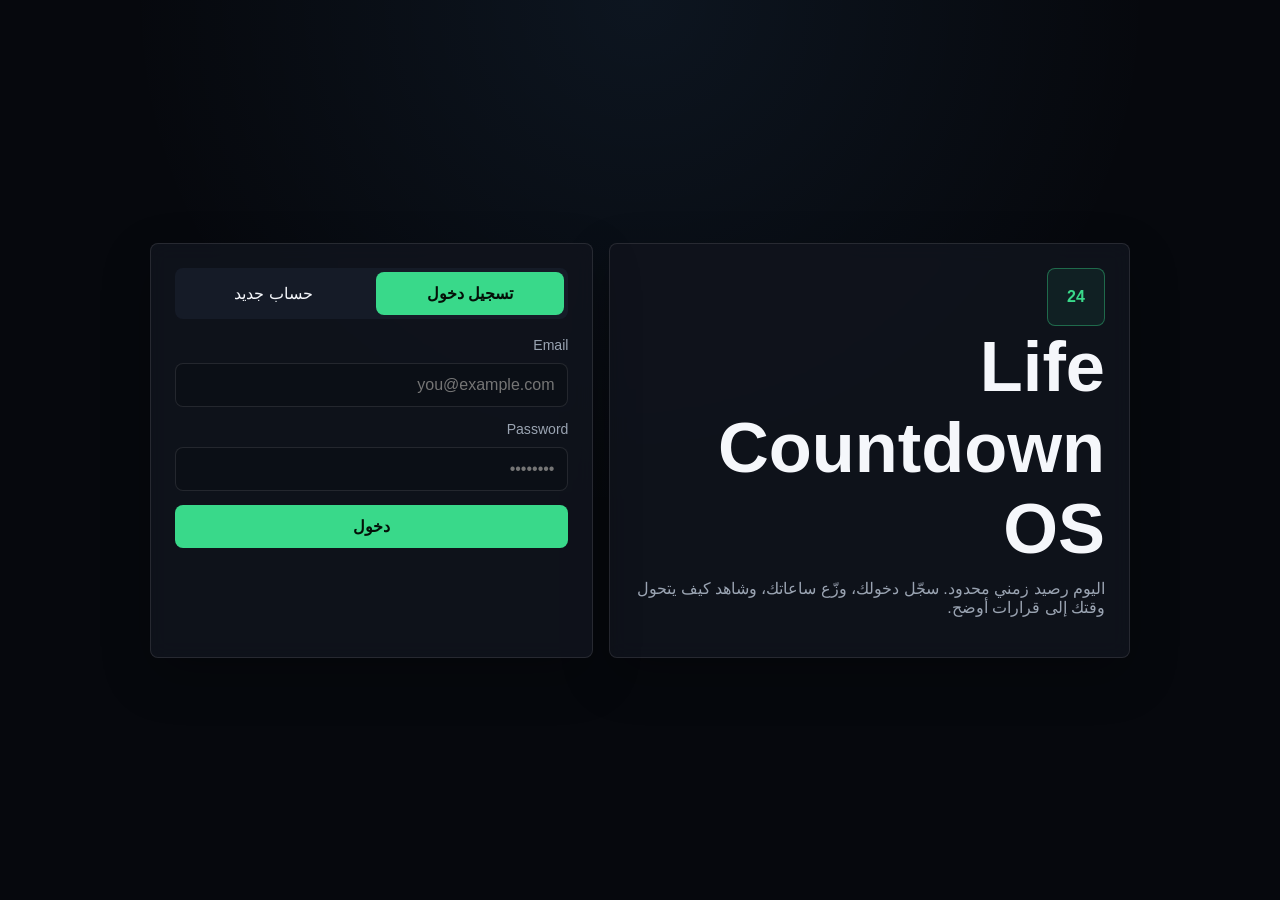
<file: docs/index.html>
<!DOCTYPE html>
<html lang="ar" dir="rtl">
<head>
  <meta charset="UTF-8">
  <meta name="viewport" content="width=device-width, initial-scale=1.0">
  <title>Life Countdown OS</title>
  <link rel="stylesheet" href="styles.css">
</head>
<body class="auth-page">
  <main class="auth-shell">
    <section class="brand-panel">
      <div class="logo-mark">24</div>
      <h1>Life Countdown OS</h1>
      <p>اليوم رصيد زمني محدود. سجّل دخولك، وزّع ساعاتك، وشاهد كيف يتحول وقتك إلى قرارات أوضح.</p>
    </section>

    <section class="auth-card" aria-label="تسجيل الدخول أو إنشاء حساب">
      <div class="tabs" role="tablist">
        <button class="tab-button active" id="loginTab" type="button" role="tab" aria-selected="true">تسجيل دخول</button>
        <button class="tab-button" id="registerTab" type="button" role="tab" aria-selected="false">حساب جديد</button>
      </div>

      <form id="authForm" class="auth-form">
        <div class="field hidden" id="nameField">
          <label for="name">الاسم</label>
          <input id="name" name="name" type="text" autocomplete="name" placeholder="اسمك">
        </div>

        <div class="field">
          <label for="email">Email</label>
          <input id="email" name="email" type="email" autocomplete="email" placeholder="you@example.com" required>
        </div>

        <div class="field">
          <label for="password">Password</label>
          <input id="password" name="password" type="password" autocomplete="current-password" placeholder="••••••••" required>
        </div>

        <button class="primary-button full" id="submitButton" type="submit">دخول</button>
        <p class="form-message" id="authMessage" aria-live="polite"></p>
      </form>
    </section>
  </main>

  <script src="auth.js"></script>
</body>
</html>
</file>
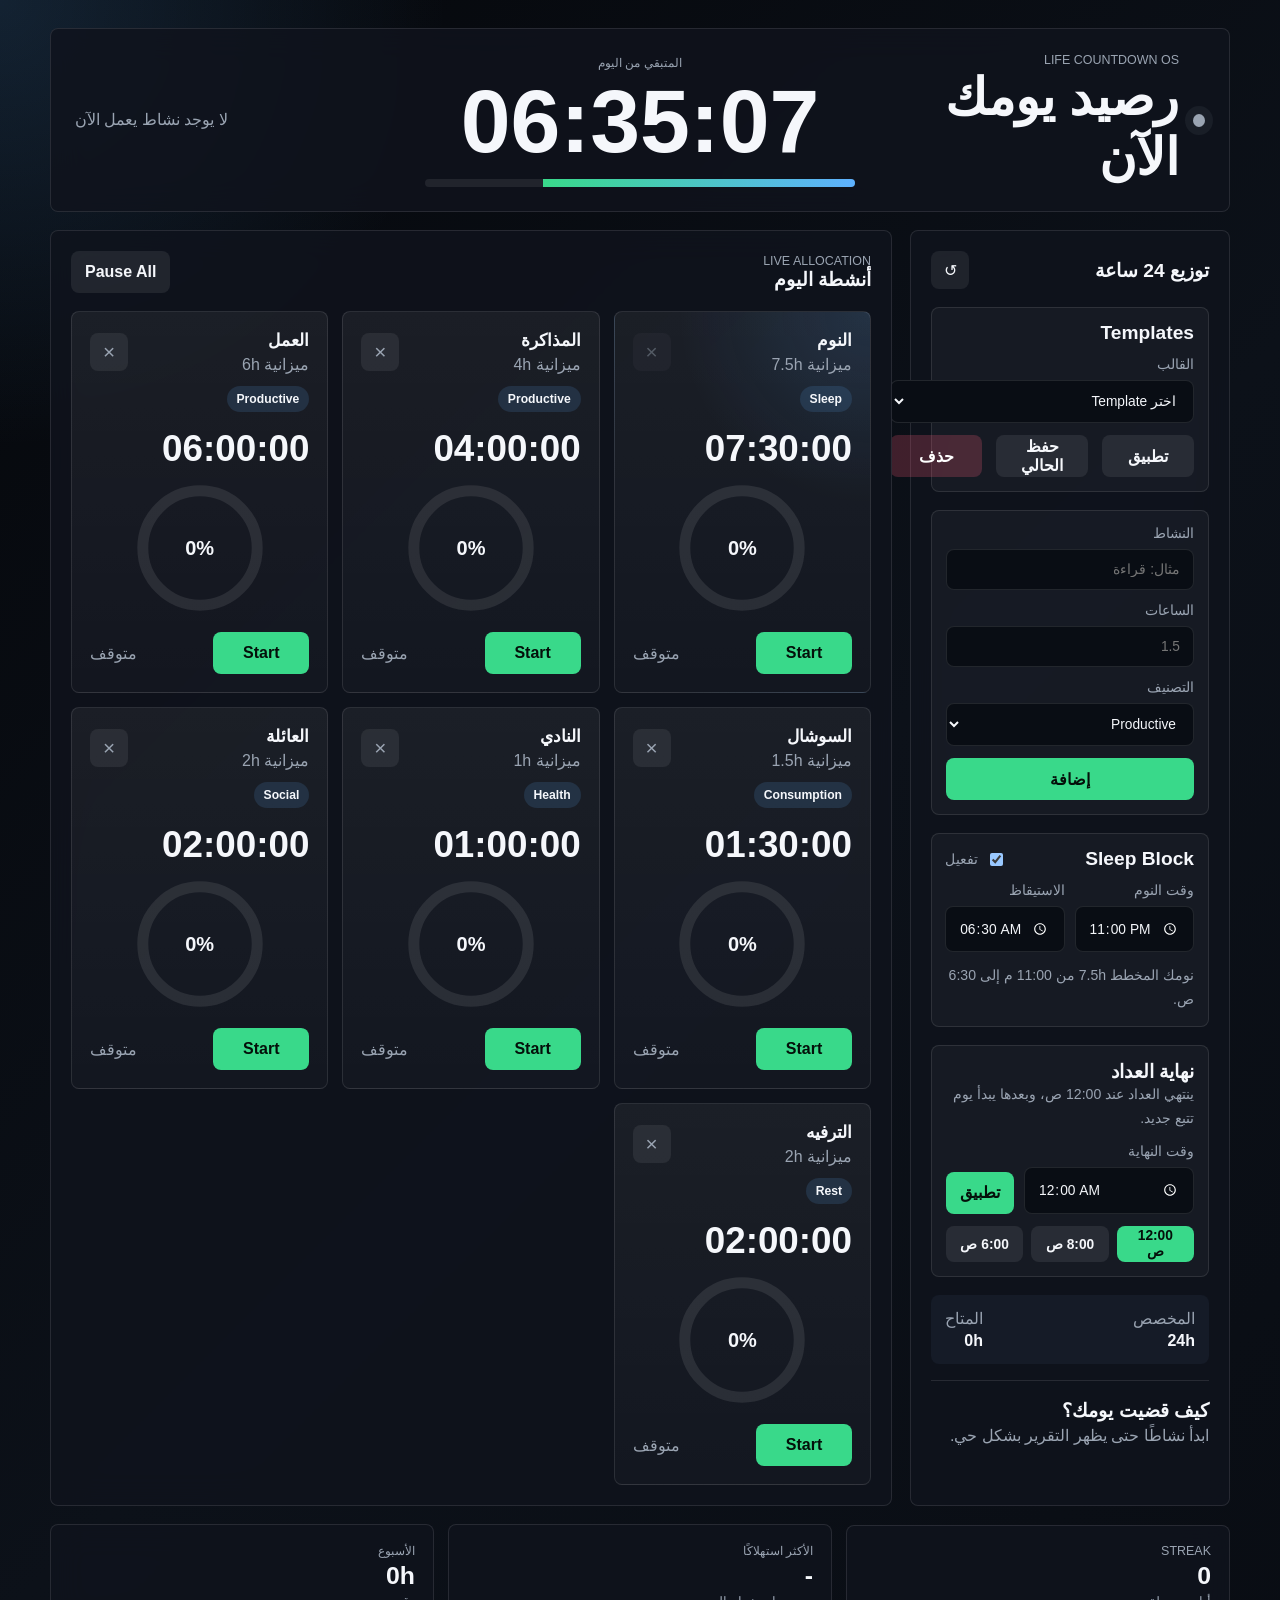
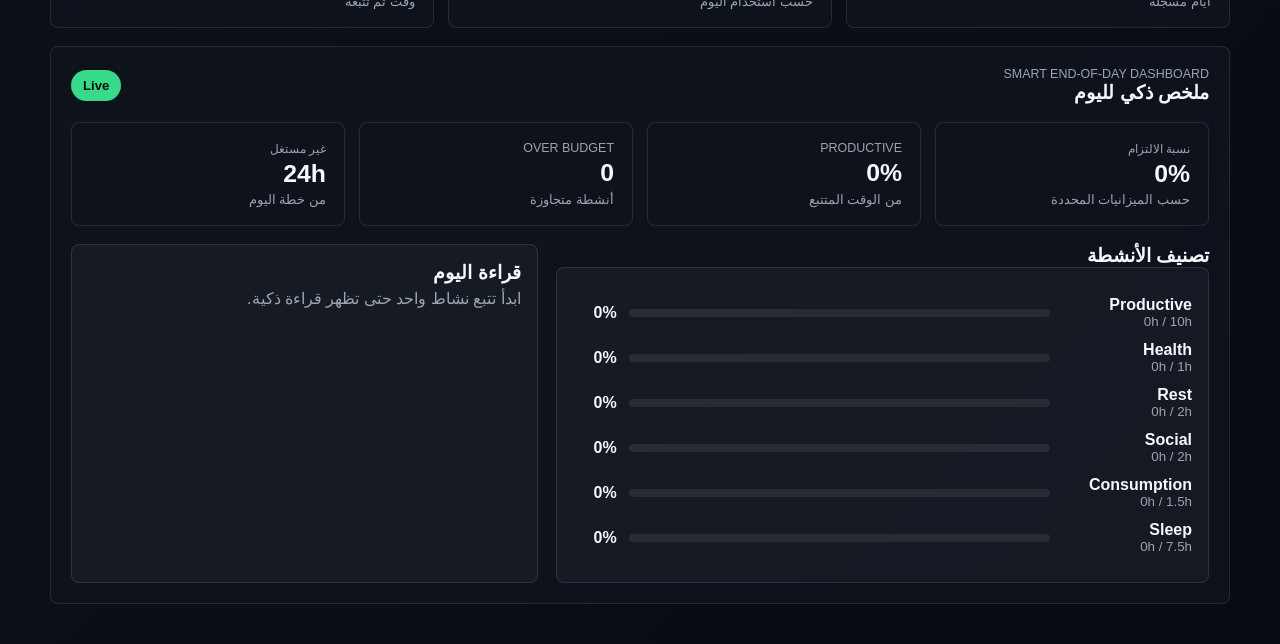
<file: versions/اختبار 2/index.html>
<!doctype html>
<html lang="ar" dir="rtl">
  <head>
    <meta charset="UTF-8" />
    <meta name="viewport" content="width=device-width, initial-scale=1.0" />
    <title>Life Countdown / Time Allocation OS</title>
    <link rel="stylesheet" href="styles.css" />
  </head>
  <body>
    <main class="app-shell">
      <section class="top-panel" aria-label="ملخص اليوم">
        <div class="brand">
          <span class="status-dot" id="statusDot"></span>
          <div>
            <p class="eyebrow">Life Countdown OS</p>
            <h1>رصيد يومك الآن</h1>
          </div>
        </div>

        <div class="day-countdown">
          <span class="label">المتبقي من اليوم</span>
          <strong id="dayCountdown">00:00:00</strong>
          <div class="day-progress" aria-hidden="true">
            <span id="dayProgress"></span>
          </div>
        </div>

        <div class="live-activity" id="liveActivity">
          لا يوجد نشاط يعمل الآن
        </div>
      </section>

      <section class="dashboard-grid">
        <aside class="control-panel" aria-label="إعدادات الأنشطة">
          <div class="panel-heading">
            <h2>توزيع 24 ساعة</h2>
            <button class="icon-button" id="resetDayButton" title="إعادة ضبط اليوم" aria-label="إعادة ضبط اليوم">
              ↺
            </button>
          </div>

          <div class="template-panel">
            <h2>Templates</h2>
            <label>
              القالب
              <select id="templateSelect">
                <option value="">اختر Template</option>
              </select>
            </label>
            <div class="template-actions">
              <button type="button" id="applyTemplateButton" class="secondary-button">تطبيق</button>
              <button type="button" id="saveTemplateButton" class="secondary-button">حفظ الحالي</button>
              <button type="button" id="deleteTemplateButton" class="secondary-button danger-button">حذف</button>
            </div>
          </div>

          <form id="activityForm" class="activity-form">
            <label>
              النشاط
              <input id="activityName" type="text" maxlength="22" placeholder="مثال: قراءة" required />
            </label>
            <label>
              الساعات
              <input id="activityHours" type="number" min="0.25" max="24" step="0.25" placeholder="1.5" required />
            </label>
            <label>
              التصنيف
              <select id="activityCategory" required>
                <option value="productive">Productive</option>
                <option value="health">Health</option>
                <option value="rest">Rest</option>
                <option value="social">Social</option>
                <option value="consumption">Consumption</option>
                <option value="sleep">Sleep</option>
              </select>
            </label>
            <button type="submit">إضافة</button>
          </form>

          <div class="sleep-panel">
            <div class="panel-heading">
              <h2>Sleep Block</h2>
              <label class="switch-row">
                <input id="sleepEnabled" type="checkbox" />
                <span>تفعيل</span>
              </label>
            </div>

            <div class="sleep-grid">
              <label>
                وقت النوم
                <input id="sleepStart" type="time" value="23:00" />
              </label>
              <label>
                الاستيقاظ
                <input id="sleepEnd" type="time" value="07:00" />
              </label>
            </div>

            <p id="sleepSummary">Sleep Block غير مفعل.</p>
          </div>

          <div class="countdown-settings">
            <div>
              <h2>نهاية العداد</h2>
              <p id="resetCycleInfo">ينتهي العداد عند 12:00 صباحًا.</p>
            </div>

            <form id="countdownEndTimeForm" class="time-form">
              <label>
                وقت النهاية
                <input id="countdownEndTime" type="time" value="00:00" required />
              </label>
              <button type="submit">تطبيق</button>
            </form>

            <div class="quick-times" aria-label="اختصارات وقت نهاية العداد">
              <button type="button" data-end-time="00:00">12:00 ص</button>
              <button type="button" data-end-time="08:00">8:00 ص</button>
              <button type="button" data-end-time="06:00">6:00 ص</button>
            </div>
          </div>

          <div class="allocation-summary">
            <div>
              <span>المخصص</span>
              <strong id="allocatedHours">0h</strong>
            </div>
            <div>
              <span>المتاح</span>
              <strong id="freeHours">24h</strong>
            </div>
          </div>

          <div class="report-box">
            <h2>كيف قضيت يومك؟</h2>
            <p id="dailyReport">ابدأ نشاطًا حتى يظهر التقرير بشكل حي.</p>
          </div>
        </aside>

        <section class="activities-area" aria-label="الأنشطة اليومية">
          <div class="toolbar">
            <div>
              <p class="eyebrow">Live Allocation</p>
              <h2>أنشطة اليوم</h2>
            </div>
            <button id="pauseAllButton" class="secondary-button">Pause All</button>
          </div>
          <div class="activity-list" id="activityList"></div>
        </section>
      </section>

      <section class="insights">
        <div>
          <span class="metric-label">Streak</span>
          <strong id="streakValue">0</strong>
          <small>أيام مسجلة</small>
        </div>
        <div>
          <span class="metric-label">الأكثر استهلاكًا</span>
          <strong id="topActivity">-</strong>
          <small>حسب استخدام اليوم</small>
        </div>
        <div>
          <span class="metric-label">الأسبوع</span>
          <strong id="weeklyTotal">0h</strong>
          <small>وقت تم تتبعه</small>
        </div>
      </section>

      <section class="smart-dashboard" aria-label="Dashboard ذكي آخر اليوم">
        <div class="dashboard-heading">
          <div>
            <p class="eyebrow">Smart End-of-Day Dashboard</p>
            <h2>ملخص ذكي لليوم</h2>
          </div>
          <span id="dashboardStatus">Live</span>
        </div>

        <div class="smart-grid">
          <div>
            <span class="metric-label">نسبة الالتزام</span>
            <strong id="adherenceValue">0%</strong>
            <small>حسب الميزانيات المحددة</small>
          </div>
          <div>
            <span class="metric-label">Productive</span>
            <strong id="productiveValue">0%</strong>
            <small>من الوقت المتتبع</small>
          </div>
          <div>
            <span class="metric-label">Over Budget</span>
            <strong id="overBudgetValue">0</strong>
            <small>أنشطة متجاوزة</small>
          </div>
          <div>
            <span class="metric-label">غير مستغل</span>
            <strong id="unusedValue">0h</strong>
            <small>من خطة اليوم</small>
          </div>
        </div>

        <div class="category-dashboard">
          <div>
            <h2>تصنيف الأنشطة</h2>
            <div id="categoryBreakdown" class="category-list"></div>
          </div>
          <div class="recommendation-box">
            <h2>قراءة اليوم</h2>
            <p id="smartRecommendation">ابدأ تتبع نشاط واحد حتى تظهر قراءة ذكية.</p>
          </div>
        </div>
      </section>
    </main>

    <template id="activityTemplate">
      <article class="activity-card">
        <div class="card-head">
          <div>
            <h3></h3>
            <span class="budget"></span>
          </div>
          <button class="delete-button" title="حذف النشاط" aria-label="حذف النشاط">×</button>
        </div>

        <span class="category-badge"></span>

        <div class="time-left">00:00:00</div>

        <div class="progress-ring" aria-hidden="true">
          <svg viewBox="0 0 120 120">
            <circle class="track" cx="60" cy="60" r="52"></circle>
            <circle class="fill" cx="60" cy="60" r="52"></circle>
          </svg>
          <span class="percent">0%</span>
        </div>

        <div class="card-actions">
          <button class="start-button">Start</button>
          <span class="state-label">متوقف</span>
        </div>
      </article>
    </template>

    <script src="app.js"></script>
  </body>
</html>
</file>
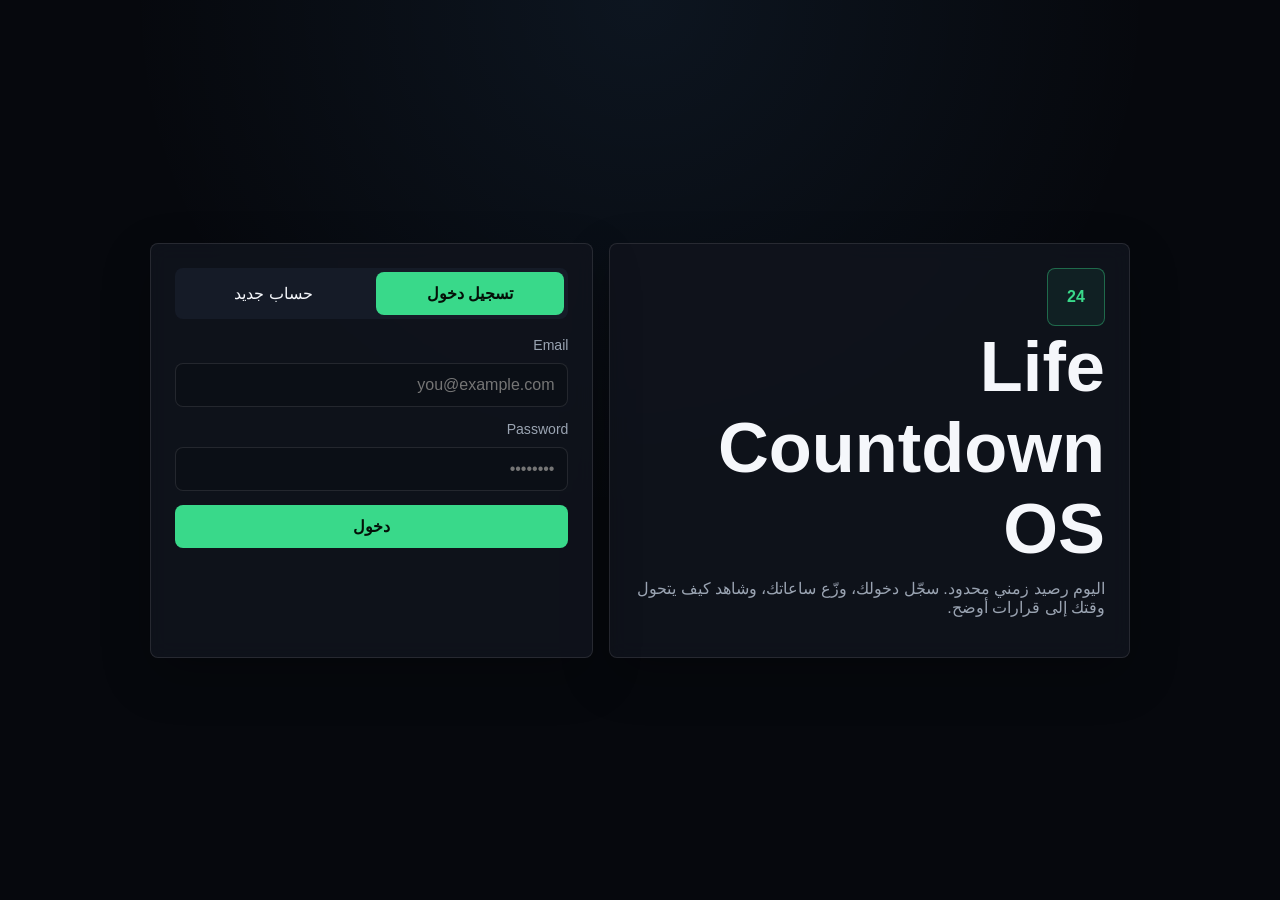
<file: docs/dashboard.html>
<!DOCTYPE html>
<html lang="ar" dir="rtl">
<head>
  <meta charset="UTF-8">
  <meta name="viewport" content="width=device-width, initial-scale=1.0">
  <title>Dashboard | Life Countdown OS</title>
  <link rel="stylesheet" href="styles.css">
</head>
<body>
  <header class="topbar">
    <div>
      <p class="eyebrow">Life Countdown OS</p>
      <h1>لوحة اليوم</h1>
    </div>
    <div class="account-box">
      <div>
        <strong id="userName">...</strong>
        <span id="userEmail">...</span>
      </div>
      <button class="ghost-button" id="hardResetButton" type="button">إعادة ضبط</button>
      <button class="danger-button" id="logoutButton" type="button">Logout</button>
    </div>
  </header>

  <main class="dashboard">
    <section class="hero-counter panel">
      <div>
        <p class="eyebrow">المتبقي من اليوم</p>
        <div class="countdown" id="timeRemaining">00:00:00</div>
        <p class="muted">النشاط الحالي: <strong id="currentActivity">متوقف</strong></p>
      </div>
      <div class="day-progress-wrap">
        <div class="day-progress">
          <span id="dayProgressBar"></span>
        </div>
        <div class="progress-meta">
          <span id="cycleStartLabel">--:--</span>
          <span id="dayProgressLabel">0%</span>
          <span id="cycleEndLabel">--:--</span>
        </div>
      </div>
    </section>

    <section class="control-grid">
      <div class="panel">
        <div class="section-head">
          <h2>Templates</h2>
          <button class="ghost-button compact" id="saveTemplateButton" type="button">حفظ الحالي</button>
        </div>
        <div class="template-row">
          <select id="templateSelect" aria-label="اختيار Template"></select>
          <button class="primary-button" id="applyTemplateButton" type="button">تطبيق</button>
          <button class="danger-button" id="deleteTemplateButton" type="button">حذف</button>
        </div>
      </div>

      <div class="panel">
        <div class="section-head">
          <h2>إضافة نشاط</h2>
        </div>
        <form class="add-form" id="addActivityForm">
          <input id="activityName" type="text" placeholder="اسم النشاط" required>
          <select id="activityCategory" aria-label="التصنيف">
            <option value="productive">productive</option>
            <option value="consumption">consumption</option>
            <option value="health">health</option>
            <option value="social">social</option>
            <option value="rest">rest</option>
            <option value="sleep">sleep</option>
          </select>
          <input id="activityBudget" type="number" min="0.25" step="0.25" placeholder="ساعات" required>
          <button class="primary-button" type="submit">إضافة</button>
        </form>
      </div>

      <div class="panel">
        <div class="section-head">
          <h2>Sleep Block</h2>
          <label class="switch">
            <input id="sleepEnabled" type="checkbox">
            <span></span>
          </label>
        </div>
        <div class="sleep-grid">
          <label>وقت النوم <input id="sleepStart" type="time"></label>
          <label>الاستيقاظ <input id="sleepEnd" type="time"></label>
        </div>
      </div>

      <div class="panel">
        <div class="section-head">
          <h2>نهاية العداد</h2>
        </div>
        <div class="template-row">
          <select id="countdownPreset" aria-label="نهاية اليوم">
            <option value="00:00">00:00</option>
            <option value="06:00">06:00</option>
            <option value="08:00">08:00</option>
            <option value="custom">مخصص</option>
          </select>
          <input id="countdownEndTime" type="time">
        </div>
      </div>

      <div class="panel">
        <div class="section-head">
          <h2>ملخص المخصص والمتاح</h2>
          <button class="ghost-button compact" id="resetTodayButton" type="button">إعادة ضبط اليوم</button>
        </div>
        <div class="stats-line">
          <span>المخصص <strong id="budgetTotal">0h</strong></span>
          <span>المتاح <strong id="budgetAvailable">0h</strong></span>
          <span>المستخدم <strong id="usedTotal">0h</strong></span>
        </div>
      </div>

      <div class="panel">
        <div class="section-head">
          <h2>كيف قضيت يومك؟</h2>
          <button class="warning-button compact" id="pauseAllButton" type="button">Pause All</button>
        </div>
        <p id="quickReport" class="quick-report">ابدأ نشاطًا لترى التقرير.</p>
      </div>
    </section>

    <section class="activity-section">
      <div class="section-head">
        <h2>الأنشطة</h2>
        <p class="muted" id="activityCount">0 نشاط</p>
      </div>
      <div class="activities-grid" id="activitiesGrid"></div>
    </section>

    <section class="mini-indicators">
      <div class="panel metric"><span>Streak</span><strong id="streakValue">0</strong></div>
      <div class="panel metric"><span>الأكثر استهلاكًا</span><strong id="topActivity">-</strong></div>
      <div class="panel metric"><span>الأسبوع</span><strong id="weekSummary">0h</strong></div>
    </section>

    <section class="analysis panel">
      <div class="section-head">
        <h2>تحليل اليوم</h2>
        <div class="score-pill"><span>Score</span><strong id="scoreValue">0</strong></div>
      </div>
      <div class="analysis-grid" id="analysisGrid"></div>
      <div class="advice-box">
        <h3>قراءة سريعة</h3>
        <ul id="adviceList"></ul>
      </div>
    </section>
  </main>

  <div class="toast" id="toast" aria-live="polite"></div>
  <script src="app.js"></script>
</body>
</html>
</file>
<file: docs/styles.css>
:root {
  --bg: #06080d;
  --panel: #10141d;
  --panel-soft: #151b27;
  --line: rgba(255, 255, 255, 0.1);
  --text: #f5f7fb;
  --muted: #9aa4b2;
  --accent: #39d98a;
  --accent-2: #5eb1ff;
  --danger: #ff5c7a;
  --warning: #ffcc66;
  --radius: 8px;
}

* {
  box-sizing: border-box;
}

body {
  margin: 0;
  min-height: 100vh;
  background: radial-gradient(circle at top, rgba(94, 177, 255, 0.08), transparent 32rem), var(--bg);
  color: var(--text);
  font-family: Tahoma, Arial, sans-serif;
}

button,
input,
select {
  font: inherit;
}

button {
  cursor: pointer;
}

.auth-page {
  display: grid;
  place-items: center;
  padding: 24px;
}

.auth-shell {
  width: min(980px, 100%);
  display: grid;
  grid-template-columns: 1fr;
  gap: 16px;
}

.brand-panel,
.auth-card,
.panel,
.activity-card {
  border: 1px solid var(--line);
  background: rgba(16, 20, 29, 0.88);
  border-radius: var(--radius);
  backdrop-filter: blur(10px);
  box-shadow: 0 18px 50px rgba(0, 0, 0, 0.24);
}

.brand-panel,
.auth-card {
  padding: 24px;
}

.logo-mark {
  width: 58px;
  height: 58px;
  display: grid;
  place-items: center;
  border: 1px solid rgba(57, 217, 138, 0.4);
  border-radius: var(--radius);
  color: var(--accent);
  background: rgba(57, 217, 138, 0.08);
  font-weight: 800;
}

h1,
h2,
h3,
p {
  margin-top: 0;
}

h1 {
  margin-bottom: 10px;
  font-size: clamp(2rem, 7vw, 4.4rem);
  letter-spacing: 0;
}

h2 {
  margin-bottom: 0;
  font-size: 1.05rem;
}

h3 {
  margin-bottom: 10px;
  font-size: 0.98rem;
}

.muted,
.brand-panel p,
.form-message,
.account-box span,
.eyebrow {
  color: var(--muted);
}

.eyebrow {
  margin-bottom: 7px;
  font-size: 0.76rem;
  text-transform: uppercase;
}

.tabs {
  display: grid;
  grid-template-columns: 1fr 1fr;
  gap: 8px;
  margin-bottom: 18px;
  padding: 4px;
  background: var(--panel-soft);
  border-radius: var(--radius);
}

.tab-button,
.ghost-button,
.primary-button,
.danger-button,
.warning-button {
  border: 1px solid transparent;
  border-radius: var(--radius);
  padding: 11px 14px;
  color: var(--text);
  background: transparent;
  transition: transform 0.15s ease, border-color 0.15s ease, background 0.15s ease;
}

.tab-button.active,
.primary-button {
  background: var(--accent);
  color: #041008;
  font-weight: 700;
}

.ghost-button {
  border-color: var(--line);
  background: rgba(255, 255, 255, 0.03);
}

.danger-button {
  background: rgba(255, 92, 122, 0.12);
  border-color: rgba(255, 92, 122, 0.35);
  color: #ffd6de;
}

.warning-button {
  background: rgba(255, 204, 102, 0.14);
  border-color: rgba(255, 204, 102, 0.36);
  color: #ffe7ad;
}

.compact {
  padding: 8px 10px;
  font-size: 0.86rem;
}

button:hover {
  transform: translateY(-1px);
}

.field,
.auth-form,
.add-form {
  display: grid;
  gap: 10px;
}

.auth-form {
  gap: 14px;
}

.field label,
.sleep-grid label {
  color: var(--muted);
  font-size: 0.88rem;
}

input,
select {
  width: 100%;
  border: 1px solid var(--line);
  border-radius: var(--radius);
  padding: 12px 13px;
  color: var(--text);
  background: #0b0f16;
  outline: none;
}

input:focus,
select:focus {
  border-color: rgba(94, 177, 255, 0.75);
}

.full {
  width: 100%;
}

.hidden {
  display: none;
}

.form-message {
  min-height: 1.4em;
  margin-bottom: 0;
}

.form-message.error {
  color: var(--danger);
}

.form-message.success {
  color: var(--accent);
}

.topbar {
  position: sticky;
  top: 0;
  z-index: 5;
  display: flex;
  flex-wrap: wrap;
  justify-content: space-between;
  gap: 14px;
  padding: 16px;
  background: rgba(6, 8, 13, 0.86);
  border-bottom: 1px solid var(--line);
  backdrop-filter: blur(14px);
}

.topbar h1 {
  margin: 0;
  font-size: 1.35rem;
}

.account-box {
  display: flex;
  flex-wrap: wrap;
  align-items: center;
  justify-content: flex-end;
  gap: 8px;
}

.account-box div {
  display: grid;
  gap: 2px;
  text-align: left;
  direction: ltr;
}

.dashboard {
  width: min(1180px, 100%);
  margin: 0 auto;
  padding: 16px;
  display: grid;
  gap: 16px;
}

.panel {
  padding: 16px;
}

.hero-counter {
  display: grid;
  gap: 18px;
}

.countdown {
  font-size: clamp(2.4rem, 12vw, 6rem);
  font-weight: 800;
  line-height: 1;
  color: var(--accent);
  direction: ltr;
  text-align: right;
}

.day-progress {
  height: 14px;
  overflow: hidden;
  border-radius: 999px;
  background: rgba(255, 255, 255, 0.07);
}

.day-progress span {
  display: block;
  height: 100%;
  width: 0;
  border-radius: inherit;
  background: linear-gradient(90deg, var(--accent), var(--accent-2));
}

.progress-meta,
.stats-line {
  display: flex;
  justify-content: space-between;
  gap: 10px;
  margin-top: 10px;
  color: var(--muted);
  font-size: 0.86rem;
}

.control-grid,
.activities-grid,
.analysis-grid,
.mini-indicators {
  display: grid;
  gap: 12px;
}

.section-head {
  display: flex;
  align-items: center;
  justify-content: space-between;
  gap: 12px;
  margin-bottom: 14px;
}

.template-row,
.sleep-grid {
  display: grid;
  gap: 10px;
}

.add-form {
  grid-template-columns: 1fr;
}

.switch {
  position: relative;
  width: 48px;
  height: 28px;
}

.switch input {
  opacity: 0;
}

.switch span {
  position: absolute;
  inset: 0;
  border-radius: 999px;
  background: #242b38;
  border: 1px solid var(--line);
}

.switch span::after {
  content: "";
  position: absolute;
  top: 4px;
  right: 4px;
  width: 18px;
  height: 18px;
  border-radius: 50%;
  background: var(--muted);
  transition: transform 0.18s ease, background 0.18s ease;
}

.switch input:checked + span {
  background: rgba(57, 217, 138, 0.18);
}

.switch input:checked + span::after {
  transform: translateX(-20px);
  background: var(--accent);
}

.quick-report {
  margin-bottom: 0;
  color: var(--muted);
  line-height: 1.75;
}

.activity-card {
  padding: 15px;
  display: grid;
  gap: 13px;
}

.activity-card.over {
  border-color: rgba(255, 92, 122, 0.5);
  background: rgba(255, 92, 122, 0.08);
}

.activity-top,
.activity-actions,
.activity-meta,
.ring-row {
  display: flex;
  align-items: center;
  justify-content: space-between;
  gap: 10px;
}

.activity-title {
  margin-bottom: 3px;
  font-size: 1.05rem;
}

.badge {
  display: inline-flex;
  align-items: center;
  border: 1px solid var(--line);
  border-radius: 999px;
  padding: 4px 9px;
  color: var(--muted);
  font-size: 0.76rem;
}

.status {
  color: var(--muted);
  font-size: 0.86rem;
}

.status.running {
  color: var(--warning);
}

.status.over {
  color: var(--danger);
}

.ring {
  --value: 0deg;
  width: 72px;
  height: 72px;
  flex: 0 0 72px;
  display: grid;
  place-items: center;
  border-radius: 50%;
  background: conic-gradient(var(--accent) var(--value), rgba(255, 255, 255, 0.08) 0);
}

.ring::before {
  content: attr(data-label);
  width: 54px;
  height: 54px;
  display: grid;
  place-items: center;
  border-radius: 50%;
  background: var(--panel);
  font-size: 0.8rem;
  color: var(--text);
}

.activity-bar {
  height: 9px;
  border-radius: 999px;
  overflow: hidden;
  background: rgba(255, 255, 255, 0.07);
}

.activity-bar span {
  display: block;
  height: 100%;
  width: 0;
  background: var(--accent-2);
}

.activity-card.over .activity-bar span,
.activity-card.over .ring {
  background: conic-gradient(var(--danger) var(--value), rgba(255, 255, 255, 0.08) 0);
}

.metric {
  display: grid;
  gap: 6px;
}

.metric span {
  color: var(--muted);
  font-size: 0.85rem;
}

.metric strong {
  font-size: 1.28rem;
}

.score-pill {
  display: inline-flex;
  align-items: center;
  gap: 8px;
  padding: 8px 11px;
  border-radius: 999px;
  color: var(--accent);
  background: rgba(57, 217, 138, 0.1);
  border: 1px solid rgba(57, 217, 138, 0.25);
}

.analysis-card {
  border: 1px solid var(--line);
  border-radius: var(--radius);
  padding: 13px;
  background: var(--panel-soft);
}

.analysis-card strong {
  display: block;
  margin-bottom: 5px;
}

.analysis-card p {
  margin-bottom: 0;
  color: var(--muted);
  line-height: 1.65;
}

.advice-box {
  margin-top: 14px;
  border-top: 1px solid var(--line);
  padding-top: 14px;
}

.advice-box ul {
  margin: 0;
  padding-right: 20px;
  color: var(--muted);
  line-height: 1.9;
}

.toast {
  position: fixed;
  right: 16px;
  bottom: 16px;
  max-width: calc(100vw - 32px);
  padding: 12px 14px;
  border-radius: var(--radius);
  background: var(--panel-soft);
  border: 1px solid var(--line);
  color: var(--text);
  opacity: 0;
  pointer-events: none;
  transform: translateY(12px);
  transition: opacity 0.18s ease, transform 0.18s ease;
}

.toast.show {
  opacity: 1;
  transform: translateY(0);
}

@media (min-width: 720px) {
  .auth-shell {
    grid-template-columns: 1.08fr 0.92fr;
    align-items: stretch;
  }

  .brand-panel {
    display: flex;
    flex-direction: column;
    justify-content: center;
  }

  .hero-counter {
    grid-template-columns: 1fr 1fr;
    align-items: end;
  }

  .control-grid {
    grid-template-columns: repeat(2, 1fr);
  }

  .activities-grid,
  .analysis-grid,
  .mini-indicators {
    grid-template-columns: repeat(3, 1fr);
  }

  .template-row {
    grid-template-columns: 1fr auto auto;
  }

  .sleep-grid {
    grid-template-columns: 1fr 1fr;
  }

  .add-form {
    grid-template-columns: 1fr 150px 120px auto;
  }
}

@media (min-width: 1040px) {
  .control-grid {
    grid-template-columns: repeat(3, 1fr);
  }
}
</file>
<file: versions/اختبار 2/styles.css>
:root {
  color-scheme: dark;
  --bg: #06080d;
  --panel: #10141d;
  --panel-soft: #151b27;
  --line: rgba(255, 255, 255, 0.1);
  --text: #f5f7fb;
  --muted: #9aa4b2;
  --accent: #39d98a;
  --accent-2: #5eb1ff;
  --danger: #ff5c7a;
  --warning: #ffcc66;
  --radius: 8px;
  font-family: Tahoma, Arial, sans-serif;
}

* {
  box-sizing: border-box;
}

body {
  margin: 0;
  min-height: 100vh;
  background:
    radial-gradient(circle at top left, rgba(94, 177, 255, 0.16), transparent 28rem),
    linear-gradient(135deg, #05070b 0%, #0c1119 46%, #080b11 100%);
  color: var(--text);
}

button,
input,
select {
  font: inherit;
}

button {
  border: 0;
  cursor: pointer;
}

button:disabled {
  cursor: not-allowed;
  opacity: 0.45;
}

.app-shell {
  width: min(1180px, calc(100% - 32px));
  margin: 0 auto;
  padding: 28px 0 40px;
}

.top-panel,
.control-panel,
.activities-area,
.insights > div,
.smart-dashboard {
  border: 1px solid var(--line);
  background: rgba(16, 20, 29, 0.84);
  backdrop-filter: blur(16px);
  border-radius: var(--radius);
}

.top-panel {
  display: grid;
  grid-template-columns: 1fr minmax(280px, 430px) 1fr;
  gap: 22px;
  align-items: center;
  padding: 24px;
}

.brand {
  display: flex;
  align-items: center;
  gap: 14px;
}

.status-dot {
  width: 13px;
  height: 13px;
  border-radius: 50%;
  background: var(--muted);
  box-shadow: 0 0 0 8px rgba(154, 164, 178, 0.08);
}

.status-dot.active {
  background: var(--accent);
  box-shadow: 0 0 0 8px rgba(57, 217, 138, 0.1), 0 0 24px rgba(57, 217, 138, 0.65);
}

.eyebrow,
.label,
.metric-label {
  margin: 0;
  color: var(--muted);
  font-size: 0.78rem;
  text-transform: uppercase;
  letter-spacing: 0;
}

h1,
h2,
h3,
p {
  margin-top: 0;
}

h1 {
  margin-bottom: 0;
  font-size: clamp(1.6rem, 4vw, 3.2rem);
}

h2 {
  margin-bottom: 0;
  font-size: 1.2rem;
}

.day-countdown {
  text-align: center;
}

.day-countdown strong {
  display: block;
  margin: 6px 0 12px;
  font-size: clamp(2.8rem, 7vw, 5.6rem);
  font-weight: 800;
  line-height: 1;
  font-variant-numeric: tabular-nums;
}

.day-progress {
  height: 8px;
  overflow: hidden;
  border-radius: 999px;
  background: rgba(255, 255, 255, 0.08);
}

.day-progress span {
  display: block;
  width: 0;
  height: 100%;
  background: linear-gradient(90deg, var(--accent), var(--accent-2));
}

.live-activity {
  justify-self: end;
  color: var(--muted);
  line-height: 1.8;
  text-align: left;
}

.dashboard-grid {
  display: grid;
  grid-template-columns: 320px 1fr;
  gap: 18px;
  margin-top: 18px;
}

.control-panel,
.activities-area {
  padding: 20px;
}

.panel-heading,
.toolbar,
.card-head,
.card-actions,
.allocation-summary,
.insights,
.dashboard-heading,
.template-actions {
  display: flex;
  align-items: center;
  justify-content: space-between;
  gap: 14px;
}

.icon-button,
.delete-button {
  width: 38px;
  height: 38px;
  border-radius: var(--radius);
  color: var(--text);
  background: rgba(255, 255, 255, 0.07);
}

.activity-form,
.template-panel,
.sleep-panel,
.countdown-settings {
  display: grid;
  gap: 12px;
  margin: 18px 0;
  padding: 14px;
  border: 1px solid var(--line);
  border-radius: var(--radius);
  background: rgba(255, 255, 255, 0.035);
}

label {
  display: grid;
  gap: 8px;
  color: var(--muted);
  font-size: 0.86rem;
}

.switch-row {
  display: flex;
  align-items: center;
  grid-template-columns: auto auto;
}

input,
select {
  width: 100%;
  border: 1px solid var(--line);
  border-radius: var(--radius);
  padding: 12px 13px;
  color: var(--text);
  background: #090d14;
  outline: 0;
}

input:focus,
select:focus {
  border-color: rgba(94, 177, 255, 0.7);
}

.activity-form button,
.start-button,
.secondary-button,
.time-form button,
.quick-times button {
  min-height: 42px;
  border-radius: var(--radius);
  color: #04100a;
  background: var(--accent);
  font-weight: 700;
  padding: 0 14px;
}

.secondary-button {
  min-width: 92px;
  color: var(--text);
  background: rgba(255, 255, 255, 0.08);
}

.danger-button {
  color: #fff;
  background: rgba(255, 92, 122, 0.22);
}

.template-actions {
  align-items: stretch;
}

.sleep-grid,
.time-form {
  display: grid;
  grid-template-columns: 1fr 1fr;
  gap: 10px;
}

.time-form {
  grid-template-columns: 1fr auto;
  align-items: end;
}

.countdown-settings p,
.sleep-panel p {
  margin: 0;
  color: var(--muted);
  line-height: 1.7;
  font-size: 0.88rem;
}

.quick-times {
  display: grid;
  grid-template-columns: repeat(3, 1fr);
  gap: 8px;
}

.quick-times button {
  min-height: 36px;
  color: var(--text);
  background: rgba(255, 255, 255, 0.08);
  font-size: 0.86rem;
}

.quick-times button.active {
  color: #04100a;
  background: var(--accent);
}

.allocation-summary {
  padding: 14px;
  border-radius: var(--radius);
  background: var(--panel-soft);
}

.allocation-summary div {
  display: grid;
  gap: 4px;
}

.allocation-summary span,
.report-box p,
.budget,
.state-label,
small {
  color: var(--muted);
}

.report-box {
  margin-top: 16px;
  padding-top: 18px;
  border-top: 1px solid var(--line);
}

.report-box p {
  margin-bottom: 0;
  line-height: 1.8;
}

.activity-list {
  display: grid;
  grid-template-columns: repeat(auto-fit, minmax(220px, 1fr));
  gap: 14px;
  margin-top: 18px;
}

.activity-card {
  position: relative;
  min-height: 316px;
  padding: 18px;
  overflow: hidden;
  border: 1px solid var(--line);
  border-radius: var(--radius);
  background: linear-gradient(180deg, rgba(255, 255, 255, 0.055), rgba(255, 255, 255, 0.025));
}

.activity-card.active {
  border-color: rgba(57, 217, 138, 0.8);
  box-shadow: inset 0 0 0 1px rgba(57, 217, 138, 0.18), 0 18px 42px rgba(0, 0, 0, 0.28);
}

.activity-card.over {
  border-color: rgba(255, 92, 122, 0.75);
}

.activity-card.sleep-card {
  background:
    radial-gradient(circle at top right, rgba(94, 177, 255, 0.14), transparent 12rem),
    linear-gradient(180deg, rgba(255, 255, 255, 0.055), rgba(255, 255, 255, 0.025));
}

.card-head h3 {
  margin-bottom: 4px;
  font-size: 1.08rem;
}

.delete-button {
  color: var(--muted);
  font-size: 1.3rem;
}

.category-badge {
  display: inline-flex;
  width: fit-content;
  margin-top: 12px;
  padding: 6px 10px;
  border-radius: 999px;
  color: var(--text);
  background: rgba(94, 177, 255, 0.14);
  font-size: 0.76rem;
  font-weight: 700;
}

.time-left {
  margin: 16px 0 12px;
  font-size: 2.3rem;
  font-weight: 800;
  font-variant-numeric: tabular-nums;
  direction: ltr;
  text-align: right;
}

.progress-ring {
  position: relative;
  width: 132px;
  height: 132px;
  margin: 0 auto 18px;
}

.progress-ring svg {
  width: 100%;
  height: 100%;
  transform: rotate(-90deg);
}

.progress-ring circle {
  fill: none;
  stroke-width: 10;
}

.track {
  stroke: rgba(255, 255, 255, 0.09);
}

.fill {
  stroke: var(--accent-2);
  stroke-linecap: round;
  stroke-dasharray: 327;
  stroke-dashoffset: 327;
  transition: stroke-dashoffset 0.35s ease;
}

.activity-card.active .fill {
  stroke: var(--accent);
}

.activity-card.over .fill {
  stroke: var(--danger);
}

.percent {
  position: absolute;
  inset: 0;
  display: grid;
  place-items: center;
  font-size: 1.25rem;
  font-weight: 800;
}

.start-button {
  min-width: 96px;
  padding: 0 16px;
}

.activity-card.active .start-button {
  color: #15080b;
  background: var(--warning);
}

.activity-card.over .start-button {
  color: #fff;
  background: var(--danger);
}

.insights,
.smart-grid {
  display: grid;
  grid-template-columns: repeat(3, 1fr);
  margin-top: 18px;
  gap: 14px;
}

.insights > div,
.smart-grid > div {
  display: grid;
  gap: 4px;
  padding: 18px;
  border: 1px solid var(--line);
  border-radius: var(--radius);
  background: rgba(16, 20, 29, 0.84);
}

.insights strong,
.smart-grid strong {
  font-size: 1.55rem;
}

.smart-dashboard {
  margin-top: 18px;
  padding: 20px;
}

.dashboard-heading span {
  padding: 8px 12px;
  border-radius: 999px;
  color: #04100a;
  background: var(--accent);
  font-weight: 800;
  font-size: 0.82rem;
}

.smart-grid {
  grid-template-columns: repeat(4, 1fr);
}

.category-dashboard {
  display: grid;
  grid-template-columns: 1.4fr 1fr;
  gap: 18px;
  margin-top: 18px;
}

.category-list,
.recommendation-box {
  padding: 16px;
  border: 1px solid var(--line);
  border-radius: var(--radius);
  background: rgba(255, 255, 255, 0.035);
}

.category-row {
  display: grid;
  grid-template-columns: 130px 1fr 44px;
  gap: 12px;
  align-items: center;
  margin: 12px 0;
}

.category-row strong,
.category-row small {
  display: block;
}

.category-bar {
  height: 8px;
  overflow: hidden;
  border-radius: 999px;
  background: rgba(255, 255, 255, 0.08);
}

.category-bar span {
  display: block;
  height: 100%;
  border-radius: inherit;
  background: linear-gradient(90deg, var(--accent), var(--accent-2));
}

.recommendation-box p {
  margin-bottom: 0;
  color: var(--muted);
  line-height: 1.9;
}

@media (max-width: 980px) {
  .smart-grid,
  .category-dashboard {
    grid-template-columns: 1fr 1fr;
  }
}

@media (max-width: 860px) {
  .top-panel,
  .dashboard-grid {
    grid-template-columns: 1fr;
  }

  .live-activity {
    justify-self: stretch;
    text-align: right;
  }

  .insights,
  .smart-grid,
  .category-dashboard {
    grid-template-columns: 1fr;
  }
}

@media (max-width: 520px) {
  .app-shell {
    width: min(100% - 20px, 1180px);
    padding-top: 10px;
  }

  .top-panel,
  .control-panel,
  .activities-area,
  .smart-dashboard {
    padding: 16px;
  }

  .toolbar,
  .template-actions {
    align-items: stretch;
    flex-direction: column;
  }

  .secondary-button {
    width: 100%;
  }

  .time-left {
    font-size: 2rem;
  }

  .time-form,
  .sleep-grid,
  .category-row {
    grid-template-columns: 1fr;
  }

  .time-form button {
    width: 100%;
  }
}
</file>
